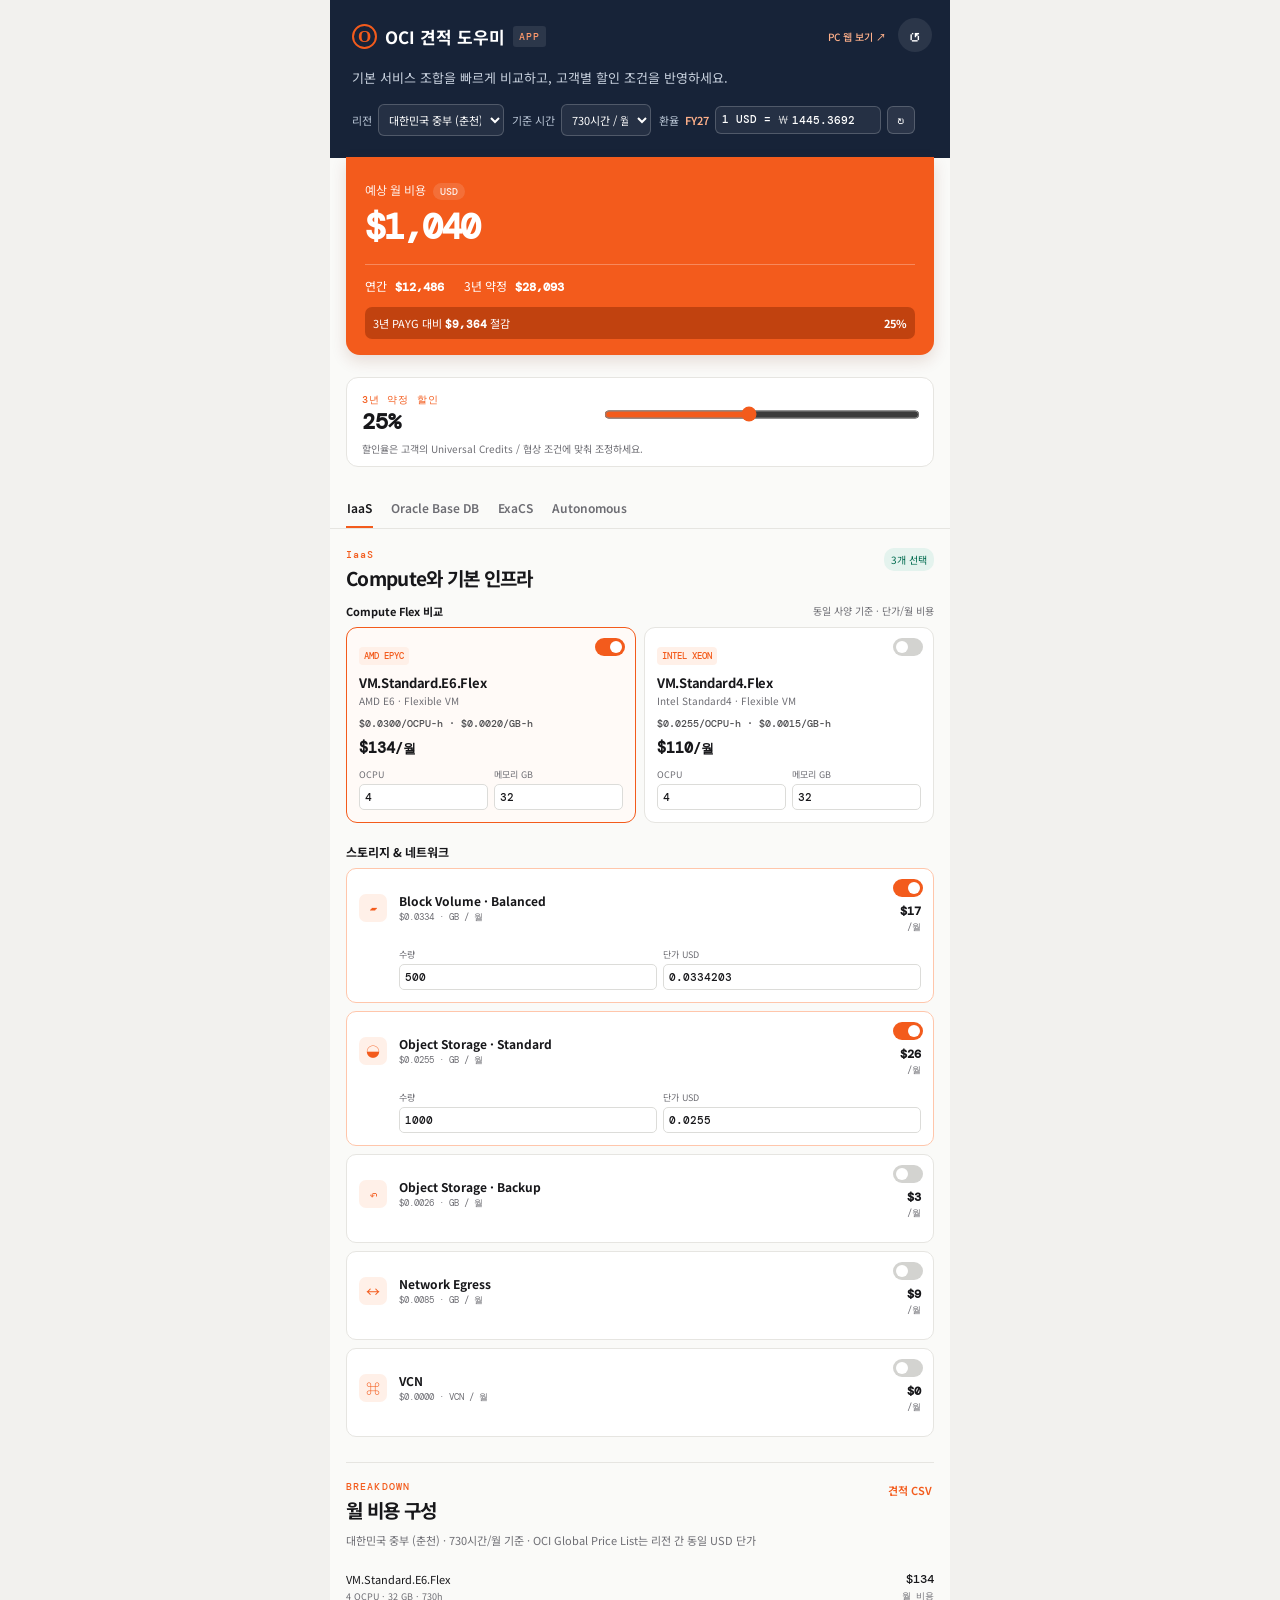
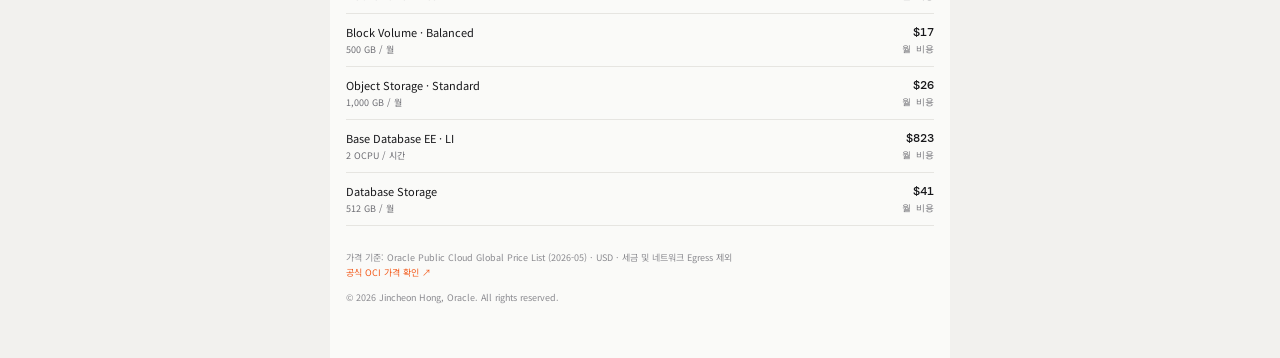
<file: index.html>
<!doctype html>
<html lang="ko">
<head>
  <meta charset="UTF-8" />
  <meta name="viewport" content="width=device-width, initial-scale=1.0" />
  <meta name="theme-color" content="#172338" />
  <meta name="apple-mobile-web-app-capable" content="yes" />
  <meta name="mobile-web-app-capable" content="yes" />
  <meta name="apple-mobile-web-app-status-bar-style" content="default" />
  <meta name="apple-mobile-web-app-title" content="OCI 견적" />
  <link rel="manifest" href="./manifest.webmanifest" />
  <link rel="icon" href="./icons/icon.svg" type="image/svg+xml" />
  <link rel="apple-touch-icon" href="./icons/apple-touch-icon.png" />
  <title>OCI 견적 도우미</title>
  <link rel="preconnect" href="https://fonts.googleapis.com">
  <link rel="preconnect" href="https://fonts.gstatic.com" crossorigin>
  <link href="https://fonts.googleapis.com/css2?family=DM+Mono:wght@400;500&family=Noto+Sans+KR:wght@400;500;600;700;800&display=swap" rel="stylesheet">
  <link rel="stylesheet" href="./style.css" />
</head>
<body>
  <main class="app-shell">
    <header class="hero">
      <div class="brand"><span class="brand-mark">O</span><span>OCI 견적 도우미</span><em>APP</em><a href="./desktop.html" style="margin-left:auto;margin-right:42px;color:#ffb08a;text-decoration:none;font-size:10px;font-weight:500">PC 웹 보기 ↗</a></div>
      <button class="icon-button" id="reset" aria-label="초기화">↺</button>
      <p>기본 서비스 조합을 빠르게 비교하고, 고객별 할인 조건을 반영하세요.</p>
      <div class="context-row">
        <label>리전 <select id="region"><option>대한민국 중부 (춘천)</option><option>대한민국 북부 (서울)</option></select></label>
        <label>기준 시간 <select id="hours"><option value="730">730시간 / 월</option><option value="744">744시간 / 월</option><option value="720">720시간 / 월</option></select></label>
        <div class="fx-field"><label for="fxRate">환율 <b id="fxBasis">FY27</b></label><span class="fx-input">1 USD = ₩<input id="fxRate" type="number" min="0" step="0.0001" inputmode="decimal"></span><button type="button" id="fxReload" title="환율 적용 후 원화 금액 다시 계산" aria-label="환율 적용 후 원화 금액 다시 계산">↻</button></div>
      </div>
    </header>

    <section class="summary-card">
      <span>예상 월 비용 <button class="currency-pill" id="currency">USD</button></span>
      <strong id="monthlyTotal">$0</strong>
      <div class="summary-line"><span>연간 <b id="annualTotal">$0</b></span><span>3년 약정 <b id="termTotal">$0</b></span></div>
      <div class="saving-line">3년 PAYG 대비 <strong id="savingTotal">$0</strong> 절감 <span id="effectiveDiscount">0%</span></div>
    </section>

    <section class="discount-card">
      <div><span class="eyebrow">3년 약정 할인</span><strong id="discountLabel">25%</strong></div>
      <input type="range" id="discount" min="0" max="55" value="25" />
      <p>할인율은 고객의 Universal Credits / 협상 조건에 맞춰 조정하세요.</p>
    </section>

    <nav class="tabs" aria-label="서비스 분류">
      <button class="tab active" data-tab="iaas">IaaS</button>
      <button class="tab" data-tab="database">Oracle Base DB</button>
      <button class="tab" data-tab="exacs">ExaCS</button>
      <button class="tab" data-tab="autonomous">Autonomous</button>
    </nav>

    <section id="iaas" class="tab-panel active">
      <div class="section-title"><div><span class="eyebrow">IaaS</span><h1>Compute와 기본 인프라</h1></div><span class="count-badge" id="iaasCount">0개 선택</span></div>
      <div class="compare-head"><b>Compute Flex 비교</b><span>동일 사양 기준 · 단가/월 비용</span></div>
      <div class="compute-grid" id="computeCards"></div>
      <div class="section-label">스토리지 &amp; 네트워크</div>
      <div id="iaasServices" class="service-list"></div>
    </section>

    <section id="database" class="tab-panel">
      <div class="section-title"><div><span class="eyebrow">DATABASE</span><h1>Oracle Base Database</h1></div></div>
      <p class="section-help">VM DB System 기준. 라이선스 포함(LI)과 BYOL을 빠르게 비교합니다.</p>
      <div id="databaseServices" class="service-list"></div>
    </section>

    <section id="exacs" class="tab-panel">
      <div class="section-title"><div><span class="eyebrow">EXADATA</span><h1>Exadata Cloud Service</h1></div></div>
      <p class="section-help">Dedicated Infrastructure 기준의 인프라와 DB OCPU를 분리 산정합니다.</p>
      <div id="exacsServices" class="service-list"></div>
    </section>

    <section id="autonomous" class="tab-panel">
      <div class="section-title"><div><span class="eyebrow">AUTONOMOUS</span><h1>Autonomous Database</h1></div></div>
      <p class="section-help">Serverless Autonomous AI Database의 ECPU와 저장소 기준입니다.</p>
      <div id="autonomousServices" class="service-list"></div>
    </section>

    <section class="cost-breakdown">
      <div class="section-title"><div><span class="eyebrow">BREAKDOWN</span><h1>월 비용 구성</h1></div><button class="text-button" id="download">견적 CSV</button></div>
      <p class="section-help" id="quoteMeta"></p>
      <div id="breakdown"></div>
    </section>

    <footer>가격 기준: Oracle Public Cloud Global Price List (2026-05) · USD · 세금 및 네트워크 Egress 제외<br><a href="https://www.oracle.com/cloud/pricing/" target="_blank" rel="noreferrer">공식 OCI 가격 확인 ↗</a><span class="copyright">© 2026 Jincheon Hong, Oracle. All rights reserved.</span></footer>
  </main>
  <div id="toast" role="status"></div>
  <script src="./pricing-catalog.js"></script>
  <script src="./app.js"></script>
  <script src="./pwa.js"></script>
</body>
</html>
</file>
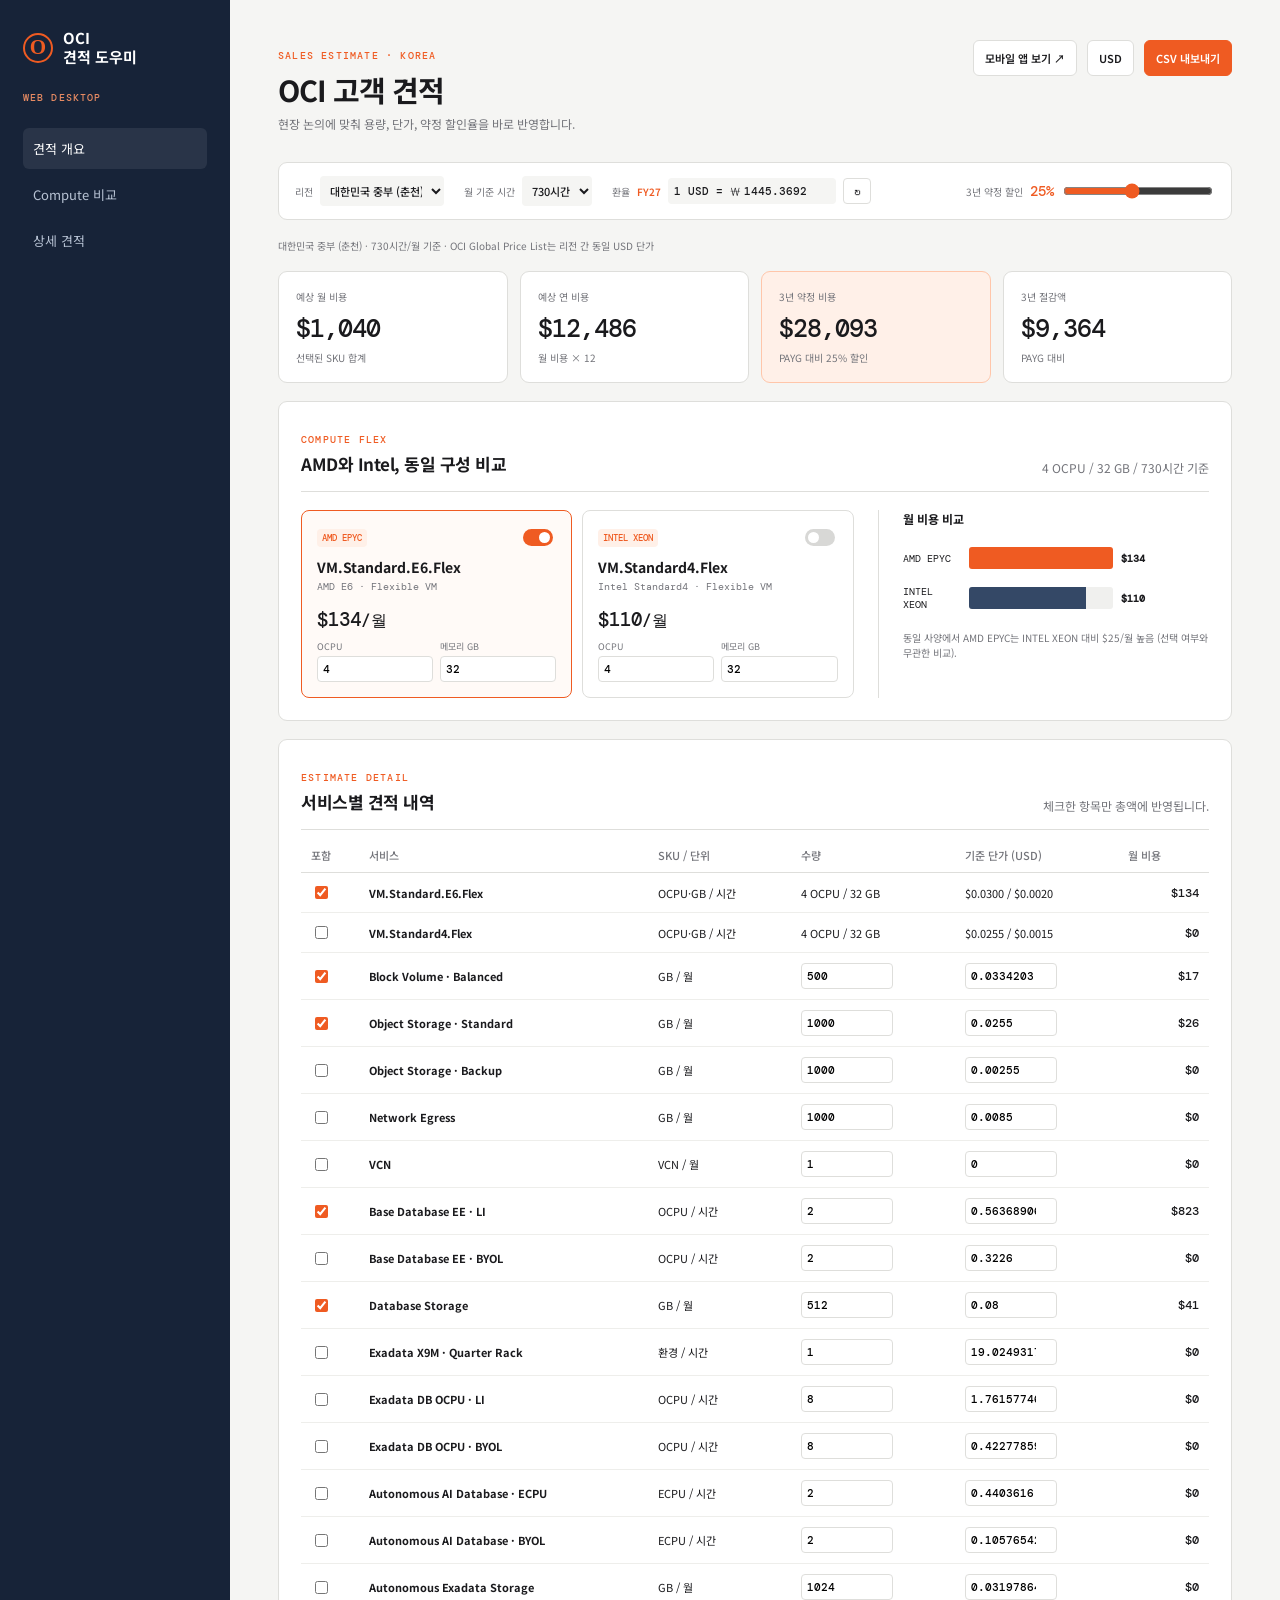
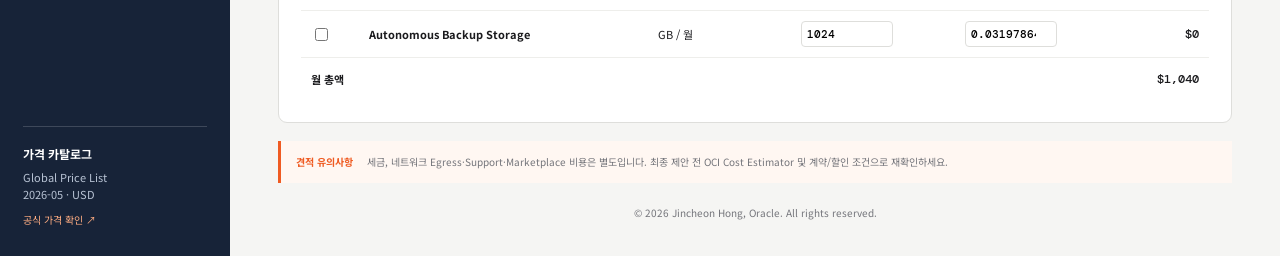
<file: desktop.html>
<!doctype html>
<html lang="ko">
<head>
  <meta charset="UTF-8"><meta name="viewport" content="width=device-width,initial-scale=1.0">
  <meta name="theme-color" content="#172338" />
  <meta name="apple-mobile-web-app-capable" content="yes" />
  <meta name="mobile-web-app-capable" content="yes" />
  <meta name="apple-mobile-web-app-status-bar-style" content="default" />
  <meta name="apple-mobile-web-app-title" content="OCI 견적" />
  <link rel="manifest" href="./manifest.webmanifest" />
  <link rel="icon" href="./icons/icon.svg" type="image/svg+xml" />
  <link rel="apple-touch-icon" href="./icons/apple-touch-icon.png" />
  <title>OCI 견적 도우미 | PC 웹</title>
  <link rel="preconnect" href="https://fonts.googleapis.com"><link rel="preconnect" href="https://fonts.gstatic.com" crossorigin>
  <link href="https://fonts.googleapis.com/css2?family=DM+Mono:wght@400;500&family=Noto+Sans+KR:wght@400;500;600;700;800&display=swap" rel="stylesheet">
  <link rel="stylesheet" href="./desktop.css">
</head>
<body>
  <div class="shell">
    <aside><a class="brand" href="./desktop.html"><i>O</i><span>OCI<br>견적 도우미</span></a><span class="mode">WEB DESKTOP</span>
      <nav><a class="active" href="#overview">견적 개요</a><a href="#compute">Compute 비교</a><a href="#estimate">상세 견적</a></nav>
      <div class="aside-note"><b>가격 카탈로그</b><span>Global Price List<br>2026-05 · USD</span><a href="https://www.oracle.com/cloud/pricing/" target="_blank" rel="noreferrer">공식 가격 확인 ↗</a></div>
    </aside>
    <main>
      <header><div><span class="kicker">SALES ESTIMATE · KOREA</span><h1>OCI 고객 견적</h1><p>현장 논의에 맞춰 용량, 단가, 약정 할인율을 바로 반영합니다.</p></div><div class="header-actions"><a href="./index.html">모바일 앱 보기 ↗</a><button id="currency" type="button">USD</button><button id="csv">CSV 내보내기</button></div></header>
      <section class="controls" aria-label="공통 견적 설정"><label>리전<select id="region"><option>대한민국 중부 (춘천)</option><option>대한민국 북부 (서울)</option></select></label><label>월 기준 시간<select id="hours"><option value="730">730시간</option><option value="744">744시간</option><option value="720">720시간</option></select></label><div class="fx-field"><label for="fxRate">환율 <b id="fxBasis">FY27</b></label><span class="fx-input">1 USD = ₩<input id="fxRate" type="number" min="0" step="0.0001" inputmode="decimal"></span><button type="button" id="fxReload" title="환율 적용 후 원화 금액 다시 계산" aria-label="환율 적용 후 원화 금액 다시 계산">↻</button></div><label class="discount-label">3년 약정 할인 <b id="discountText">25%</b><input id="discount" type="range" min="0" max="55" value="25"></label></section>
      <p class="quote-meta" id="quoteMeta"></p>
      <section id="overview" class="kpis"><article><span>예상 월 비용</span><strong id="monthly">$0</strong><small>선택된 SKU 합계</small></article><article><span>예상 연 비용</span><strong id="annual">$0</strong><small>월 비용 × 12</small></article><article class="accent"><span>3년 약정 비용</span><strong id="term">$0</strong><small id="termNote">할인 적용</small></article><article><span>3년 절감액</span><strong id="saving">$0</strong><small>PAYG 대비</small></article></section>
      <section id="compute" class="panel"><div class="section-heading"><div><span class="kicker">COMPUTE FLEX</span><h2>AMD와 Intel, 동일 구성 비교</h2></div><p>4 OCPU / 32 GB / <span id="chartHours">730</span>시간 기준</p></div><div class="compute-layout"><div id="computeCards" class="compute-cards"></div><div class="chart-wrap"><h3>월 비용 비교</h3><div class="bar-chart" id="barChart" role="img" aria-label="AMD 및 Intel 월 비용 비교 막대 차트"></div><p class="chart-note" id="chartNote"></p></div></div></section>
      <section id="estimate" class="panel"><div class="section-heading"><div><span class="kicker">ESTIMATE DETAIL</span><h2>서비스별 견적 내역</h2></div><p>체크한 항목만 총액에 반영됩니다.</p></div><div class="table-wrap"><table><thead><tr><th>포함</th><th>서비스</th><th>SKU / 단위</th><th>수량</th><th>기준 단가 (USD)</th><th>월 비용</th></tr></thead><tbody id="lines"></tbody><tfoot><tr><td colspan="5">월 총액</td><td id="tableTotal">$0</td></tr></tfoot></table></div></section>
      <section class="notice"><b>견적 유의사항</b><span>세금, 네트워크 Egress·Support·Marketplace 비용은 별도입니다. 최종 제안 전 OCI Cost Estimator 및 계약/할인 조건으로 재확인하세요.</span></section>
      <footer class="copyright">© 2026 Jincheon Hong, Oracle. All rights reserved.</footer>
    </main>
  </div>
  <script src="./pricing-catalog.js"></script>
  <script src="./desktop.js"></script>
  <script src="./pwa.js"></script>
</body>
</html>
</file>
<file: style.css>
:root{--ink:#17171a;--muted:#6d6d73;--line:#e6e5e1;--paper:#fafaf8;--orange:#f35b1c;--orange-soft:#fff0e8;--navy:#172338;--green:#006b4f}*{box-sizing:border-box}body{margin:0;background:#f2f1ee;color:var(--ink);font-family:'Noto Sans KR',sans-serif}.app-shell{max-width:620px;margin:auto;background:var(--paper);min-height:100vh;padding-bottom:32px}.hero{background:var(--navy);color:white;padding:24px 22px 22px;position:relative}.brand{font-size:17px;font-weight:700;display:flex;align-items:center;gap:8px}.brand-mark{width:25px;height:25px;border:2px solid var(--orange);border-radius:50%;display:inline-grid;place-items:center;color:var(--orange);font-family:Georgia;font-weight:700}.brand em{font:500 10px 'DM Mono';letter-spacing:1px;color:#ff9a6c;background:#ffffff17;padding:4px 6px;border-radius:3px}.hero p{font-size:13px;color:#c7d0dd;margin:19px 0 15px;line-height:1.6}.icon-button{position:absolute;right:18px;top:18px;border:0;background:#ffffff16;color:#fff;font-size:23px;border-radius:50%;width:34px;height:34px}.context-row{display:flex;gap:8px}.context-row label{font-size:11px;color:#b8c4d4;display:flex;align-items:center;gap:6px}.context-row select{border:1px solid #ffffff32;background:#ffffff10;color:#fff;border-radius:6px;padding:6px;font-family:inherit;font-size:11px}.context-row option{color:#222}.summary-card{margin:0 16px;transform:translateY(-1px);background:var(--orange);color:#fff;border-radius:0 0 14px 14px;padding:19px 19px 16px;box-shadow:0 6px 16px #6b260d24}.summary-card>span{font-size:12px;opacity:.9}.currency-pill{border:0;background:#ffffff25;color:#fff;border-radius:10px;padding:2px 7px;margin-left:4px;font:500 10px 'DM Mono'}.summary-card>strong{display:block;font:700 35px 'DM Mono';letter-spacing:-2px;margin:4px 0 14px}.summary-line{display:flex;gap:20px;border-top:1px solid #ffffff48;padding-top:12px;font-size:12px}.summary-line b{font-family:'DM Mono';margin-left:5px}.saving-line{margin-top:12px;background:#a63509a3;border-radius:7px;padding:8px;font-size:11px}.saving-line strong{font-family:'DM Mono'}.saving-line span{float:right;font-weight:700}.discount-card{margin:21px 16px;background:#fff;border:1px solid var(--line);border-radius:12px;padding:15px 15px 10px;display:grid;grid-template-columns:1fr 1.4fr;gap:5px 15px}.eyebrow{display:block;color:var(--orange);font:500 10px 'DM Mono';letter-spacing:1.1px}.discount-card strong{font:700 22px 'DM Mono'}.discount-card p{grid-column:1/-1;margin:0;color:var(--muted);font-size:10px}input[type=range]{accent-color:var(--orange);width:100%}.tabs{display:flex;padding:0 16px;border-bottom:1px solid var(--line);gap:17px;overflow:auto}.tab{border:0;background:none;padding:11px 1px 10px;white-space:nowrap;color:var(--muted);font:600 12px 'Noto Sans KR';border-bottom:2px solid transparent}.tab.active{color:var(--ink);border-bottom-color:var(--orange)}.tab-panel{display:none;padding:19px 16px 4px}.tab-panel.active{display:block}.section-title{display:flex;justify-content:space-between;align-items:start}.section-title h1{font-size:19px;letter-spacing:-.7px;margin:3px 0 12px}.count-badge{font-size:10px;color:var(--green);background:#e4f3ee;padding:4px 7px;border-radius:10px}.compare-head{display:flex;justify-content:space-between;align-items:center;font-size:11px;margin-bottom:8px}.compare-head span{color:var(--muted);font-size:10px}.compute-grid{display:grid;grid-template-columns:1fr 1fr;gap:8px}.compute-card{border:1px solid var(--line);background:#fff;border-radius:11px;padding:12px;position:relative}.compute-card.selected{border:1.5px solid var(--orange);background:#fffaf7}.chip{font:500 9px 'DM Mono';color:var(--orange);background:var(--orange-soft);padding:3px 5px;border-radius:4px}.compute-card h3{font-size:13px;margin:9px 0 2px;letter-spacing:-.3px}.compute-card p{font-size:10px;color:var(--muted);margin:0 0 9px;line-height:1.45}.rate{font:500 10px 'DM Mono';color:#4e4e51}.compute-card .monthly{font:700 15px 'DM Mono';margin-top:8px}.toggle{position:absolute;right:10px;top:10px;width:30px;height:18px;border:0;border-radius:12px;background:#d3d3d0}.toggle:after{content:'';position:absolute;width:12px;height:12px;background:#fff;border-radius:50%;left:3px;top:3px;transition:.2s}.toggle.on{background:var(--orange)}.toggle.on:after{left:15px}.shape-controls{display:grid;grid-template-columns:1fr 1fr;gap:6px;margin-top:10px}.shape-controls label,.service-control label{font-size:9px;color:var(--muted)}.shape-controls input,.service-control input{display:block;width:100%;border:1px solid #dcdcd9;border-radius:5px;padding:5px;margin-top:3px;font:500 11px 'DM Mono';color:var(--ink);background:#fff}.section-label{font-weight:700;font-size:12px;margin:20px 0 8px}.service-list{display:grid;gap:8px}.service-row{position:relative;background:#fff;border:1px solid var(--line);padding:12px;border-radius:10px;display:grid;grid-template-columns:30px 1fr auto;gap:10px;align-items:center}.service-row.selected{border-color:#ffc6ab}.service-icon{height:28px;width:28px;background:var(--orange-soft);color:var(--orange);border-radius:7px;display:grid;place-items:center;font-size:14px}.service-name{font-weight:700;font-size:12px}.service-meta{font:400 9px 'DM Mono';color:var(--muted);margin-top:2px}.service-cost{text-align:right;padding-top:22px;font:600 12px 'DM Mono'}.service-cost small{display:block;font:400 9px 'DM Mono';color:var(--muted);margin-top:2px}.service-control{grid-column:2/-1;display:grid;grid-template-columns:1fr 1fr;gap:6px;max-height:0;overflow:hidden;transition:.25s}.service-row.selected .service-control{max-height:60px;margin-top:4px}.section-help{font-size:11px;color:var(--muted);margin:-3px 0 12px;line-height:1.5}.cost-breakdown{margin:21px 16px 0;padding:17px 0 0;border-top:1px solid var(--line)}.breakdown-row{display:grid;grid-template-columns:1fr auto;gap:12px;padding:10px 0;border-bottom:1px solid var(--line);font-size:11px}.breakdown-row div:last-child{font:500 12px 'DM Mono';text-align:right}.breakdown-row small{display:block;font-size:9px;color:var(--muted);margin-top:3px}.text-button{border:0;background:none;color:var(--orange);font:600 11px 'Noto Sans KR';padding:2px}footer{margin:24px 16px 0;color:#8b8b90;font-size:9px;line-height:1.7}footer a{color:var(--orange);text-decoration:none}#toast{position:fixed;bottom:20px;left:50%;transform:translate(-50%,70px);background:#1f2937;color:#fff;padding:9px 13px;border-radius:20px;font-size:11px;transition:.3s;opacity:0;z-index:4}#toast.show{transform:translate(-50%,0);opacity:1}@media(max-width:390px){.context-row{gap:4px}.context-row label{font-size:10px}.context-row select{max-width:142px;padding:5px}.compute-card{padding:10px}.summary-card>strong{font-size:31px}}

.context-row{flex-wrap:wrap;row-gap:8px}
.fx-field{display:flex;align-items:center;gap:6px;font-size:10px;color:#b8c4d4}
.fx-field label b{color:#ffb08a;font-weight:600}
.fx-input{display:flex;align-items:center;gap:3px;border:1px solid #ffffff32;background:#ffffff10;color:#fff;border-radius:6px;padding:0 6px;font:500 11px 'DM Mono'}
.fx-input input{width:82px;border:0;background:transparent;color:#fff;font:500 11px 'DM Mono';padding:6px 0;outline:0}
#fxReload{border:1px solid #ffffff32;background:#ffffff16;color:#fff;border-radius:6px;width:28px;height:28px;font-size:15px;line-height:1;cursor:pointer}
#fxReload.pending{background:var(--orange);border-color:var(--orange)}
footer .copyright{display:block;margin-top:10px;padding-bottom:20px}
</file>
<file: desktop.css>
:root{--navy:#172338;--ink:#1a1a1d;--muted:#73747a;--paper:#f5f5f3;--line:#dededb;--orange:#ef5b22;--soft:#fff0e8}*{box-sizing:border-box}body{margin:0;background:var(--paper);font-family:'Noto Sans KR',sans-serif;color:var(--ink)}.shell{display:grid;grid-template-columns:230px minmax(0,1fr);min-height:100vh}aside{background:var(--navy);color:#fff;padding:29px 23px;display:flex;flex-direction:column}.brand{color:#fff;text-decoration:none;display:flex;gap:10px;align-items:center;font-weight:700;line-height:1.25;font-size:15px}.brand i{font:700 21px Georgia;color:var(--orange);border:2px solid var(--orange);border-radius:50%;height:30px;width:30px;display:grid;place-items:center}.mode{font:500 10px 'DM Mono';letter-spacing:1.1px;color:#e78b63;margin:24px 0}nav{display:grid;gap:5px}nav a{color:#b8c3d4;text-decoration:none;font-size:13px;padding:11px 10px;border-radius:6px}nav a.active,nav a:hover{color:#fff;background:#ffffff14}.aside-note{margin-top:auto;border-top:1px solid #ffffff2b;padding-top:18px;display:grid;gap:6px;font-size:11px;color:#b8c3d4;line-height:1.5}.aside-note b{color:#fff;font-size:12px}.aside-note a{color:#ffad82;text-decoration:none;font-size:10px;margin-top:4px}main{padding:40px 48px 36px;max-width:1500px;width:100%;margin:auto}header{display:flex;justify-content:space-between;gap:24px;align-items:flex-start}.kicker{font:500 10px 'DM Mono';letter-spacing:1.2px;color:var(--orange)}h1{font-size:29px;letter-spacing:-1px;margin:4px 0 5px}header p,.section-heading p{margin:0;color:var(--muted);font-size:12px}.header-actions{display:flex;gap:10px;align-items:center}.header-actions a,.header-actions button{font:600 11px 'Noto Sans KR';padding:9px 11px;border-radius:6px;border:1px solid var(--line);color:var(--ink);background:#fff;text-decoration:none}.header-actions button{background:var(--orange);color:#fff;border-color:var(--orange)}.header-actions #currency{background:#fff;color:var(--ink);border-color:var(--line)}.controls{margin:30px 0 18px;background:#fff;border:1px solid var(--line);border-radius:9px;padding:13px 16px;display:flex;gap:20px;align-items:center}.controls label{font-size:10px;color:var(--muted);display:flex;gap:7px;align-items:center}.controls select{font:500 11px 'Noto Sans KR';color:var(--ink);border:0;background:#f5f5f3;padding:6px;border-radius:4px}.discount-label{margin-left:auto}.discount-label b{color:var(--orange);font:500 14px 'DM Mono'}.discount-label input{accent-color:var(--orange);width:150px}.quote-meta{margin:0 0 18px;color:var(--muted);font-size:10px}.kpis{display:grid;grid-template-columns:repeat(4,1fr);gap:12px}.kpis article{background:#fff;border:1px solid var(--line);border-radius:9px;padding:17px}.kpis article span,.kpis small{display:block;color:var(--muted);font-size:10px}.kpis strong{display:block;font:500 25px 'DM Mono';letter-spacing:-1px;margin:8px 0 5px}.kpis .accent{border-color:#ffc6aa;background:var(--soft)}.panel{margin-top:18px;background:#fff;border:1px solid var(--line);border-radius:9px;padding:22px}.section-heading{display:flex;justify-content:space-between;gap:20px;align-items:end;border-bottom:1px solid var(--line);padding-bottom:15px}.section-heading h2{font-size:17px;letter-spacing:-.5px;margin:3px 0 0}.compute-layout{display:grid;grid-template-columns:1.25fr .75fr;gap:24px;padding-top:18px}.compute-cards{display:grid;grid-template-columns:1fr 1fr;gap:10px}.compute{border:1px solid var(--line);border-radius:8px;padding:15px}.compute.selected{border:1.5px solid var(--orange);background:#fffaf7}.compute-head{display:flex;justify-content:space-between;align-items:center}.compute h3{font-size:14px;margin:8px 0 3px}.compute p{font:10px 'DM Mono';color:var(--muted);margin:0}.badge{font:500 9px 'DM Mono';color:var(--orange);background:var(--soft);padding:3px 5px;border-radius:4px}.switch{appearance:none;width:30px;height:17px;border-radius:12px;background:#d8d8d6;position:relative;cursor:pointer}.switch:after{content:'';position:absolute;width:11px;height:11px;top:3px;left:3px;border-radius:50%;background:#fff;transition:.2s}.switch:checked{background:var(--orange)}.switch:checked:after{left:16px}.compute .amount{font:500 19px 'DM Mono';margin:14px 0 8px}.fields{display:grid;grid-template-columns:1fr 1fr;gap:7px}.fields label{font-size:9px;color:var(--muted)}.fields input{margin-top:3px;display:block;width:100%;padding:5px;border:1px solid var(--line);border-radius:4px;font:500 11px 'DM Mono'}.chart-wrap{border-left:1px solid var(--line);padding-left:24px}.chart-wrap h3{font-size:12px;margin:0 0 20px}.bar-chart{display:grid;gap:16px}.bar-row{display:grid;grid-template-columns:58px 1fr 88px;gap:8px;align-items:center;font:10px 'DM Mono'}.track{height:22px;background:#f0f0ee;border-radius:3px;overflow:hidden}.bar{height:100%;background:var(--orange);min-width:2px}.bar.intel{background:#344866}.chart-note{font-size:10px;color:var(--muted);line-height:1.5;margin-top:19px}.table-wrap{overflow:auto;margin-top:17px}table{border-collapse:collapse;width:100%;font-size:11px;min-width:820px}th{color:var(--muted);font-weight:500;text-align:left;padding:0 10px 9px;border-bottom:1px solid var(--line)}td{padding:10px;border-bottom:1px solid #eeeeeb}td:nth-child(4) input,td:nth-child(5) input{width:92px;border:1px solid var(--line);border-radius:4px;padding:5px;font:500 11px 'DM Mono'}td:last-child,tfoot td:last-child{text-align:right;font:500 12px 'DM Mono'}tfoot td{padding:13px 10px;border:0;font-weight:700}.check{accent-color:var(--orange)}.notice{display:flex;gap:14px;margin-top:18px;padding:13px 15px;border-left:3px solid var(--orange);background:#fff7f2;font-size:10px;line-height:1.6}.notice b{white-space:nowrap;color:var(--orange)}.notice span{color:var(--muted)}@media(max-width:900px){.shell{grid-template-columns:1fr}aside{display:none}main{padding:24px 18px}.kpis{grid-template-columns:1fr 1fr}.compute-layout{grid-template-columns:1fr}.chart-wrap{border-left:0;border-top:1px solid var(--line);padding:18px 0 0}.controls{flex-wrap:wrap}.discount-label{margin-left:0}}@media(max-width:560px){header{display:grid}.kpis{grid-template-columns:1fr}.compute-cards{grid-template-columns:1fr}.controls{align-items:flex-start;display:grid}.discount-label input{width:100%}}

.fx-field{display:flex;gap:7px;align-items:center;font-size:10px;color:var(--muted)}
.fx-field label b{color:var(--orange);font-weight:600}
.fx-input{display:flex;align-items:center;gap:3px;background:#f5f5f3;border-radius:4px;padding:0 6px;font:500 11px 'DM Mono';color:var(--ink)}
.fx-input input{width:86px;border:0;background:transparent;font:500 11px 'DM Mono';color:var(--ink);padding:6px 0;outline:0}
#fxReload{border:1px solid var(--line);background:#fff;color:var(--ink);border-radius:4px;width:28px;height:26px;font-size:14px;line-height:1;cursor:pointer}
#fxReload.pending{background:var(--orange);border-color:var(--orange);color:#fff}
.copyright{margin-top:22px;color:var(--muted);font-size:10px;text-align:center}
</file>
